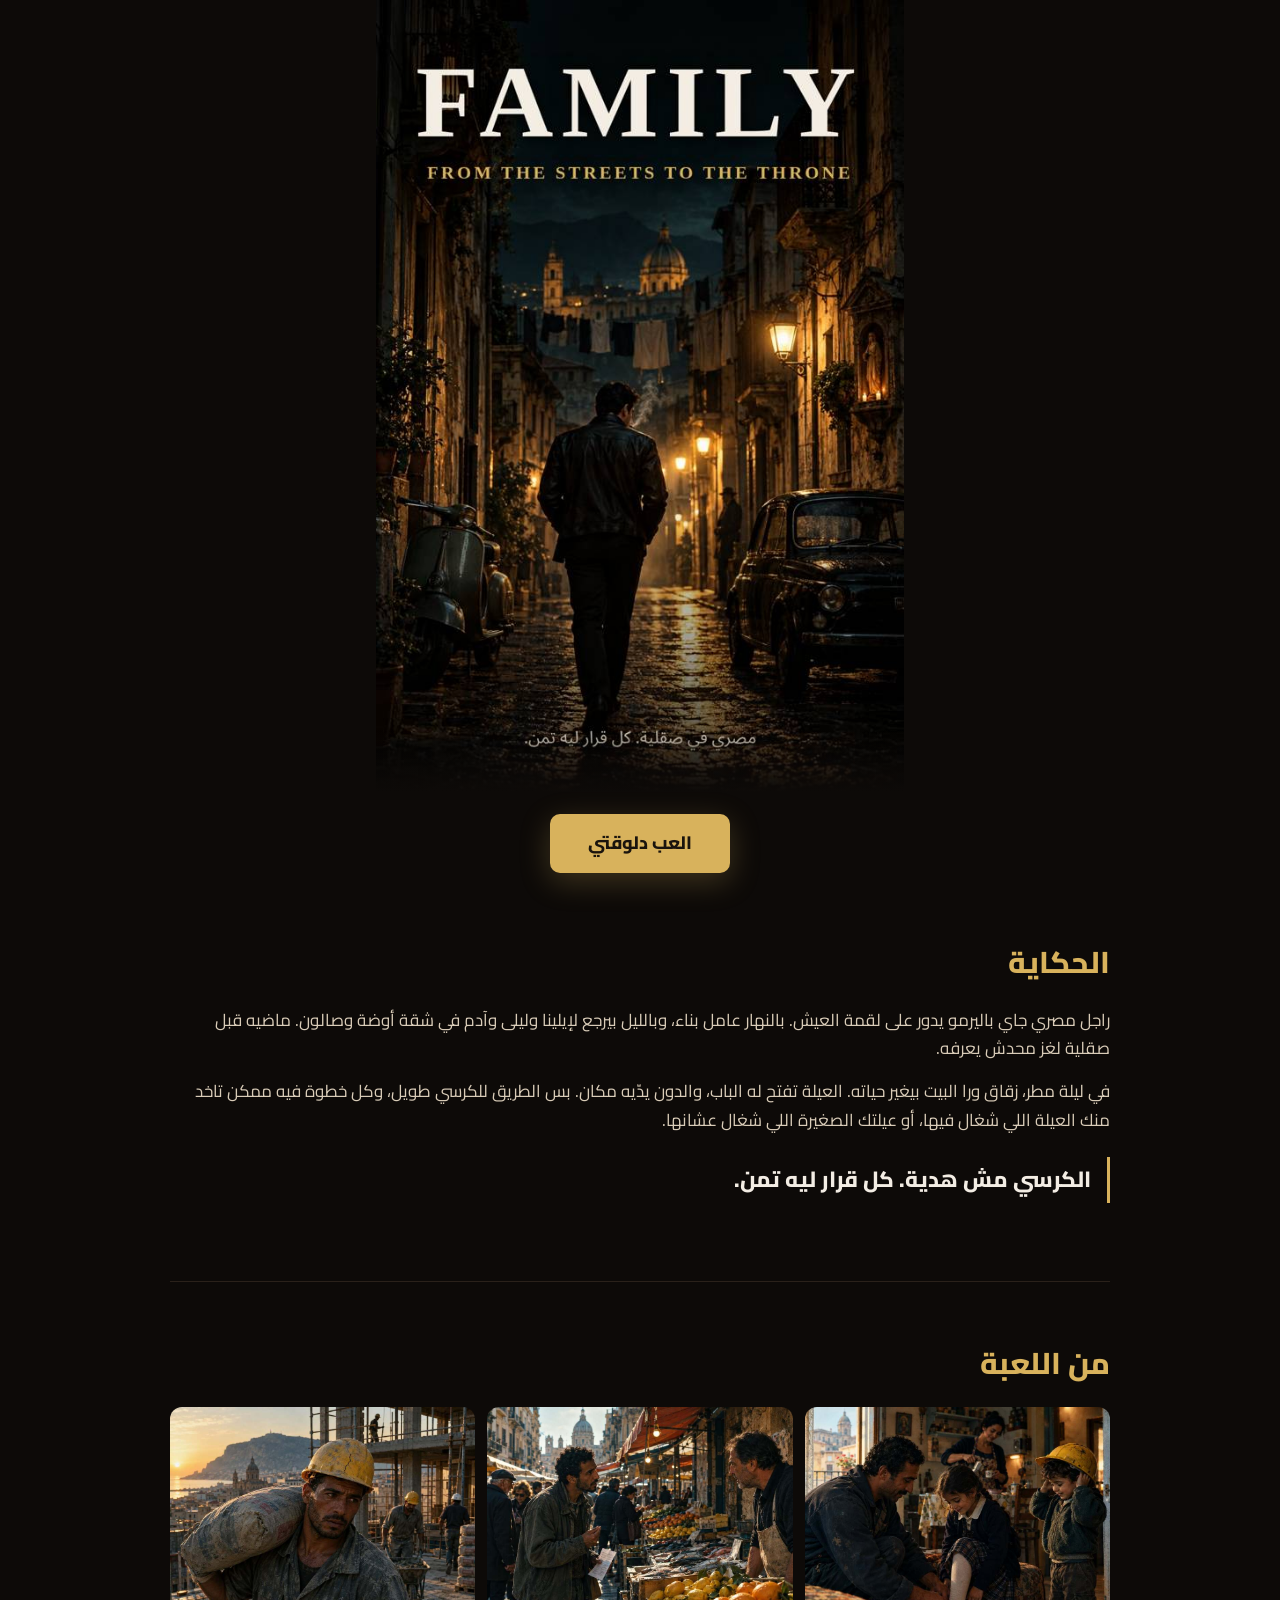
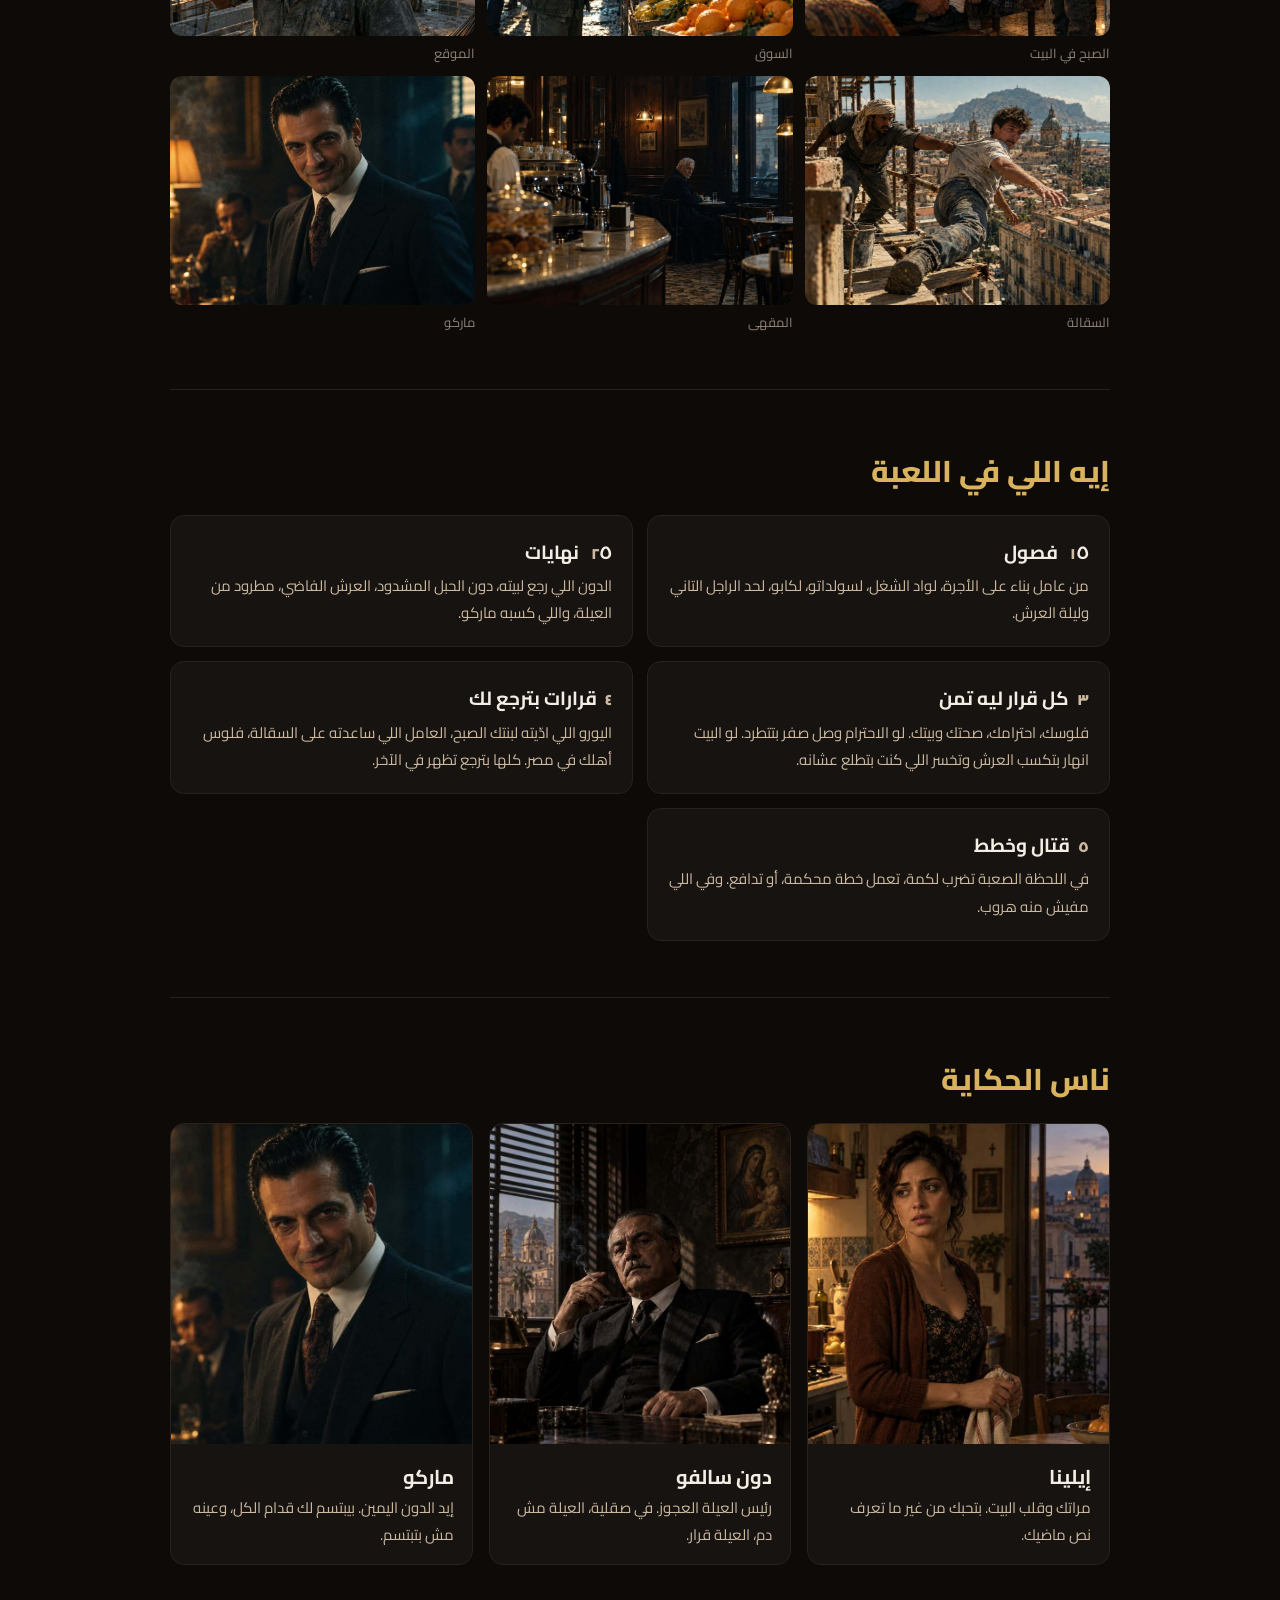
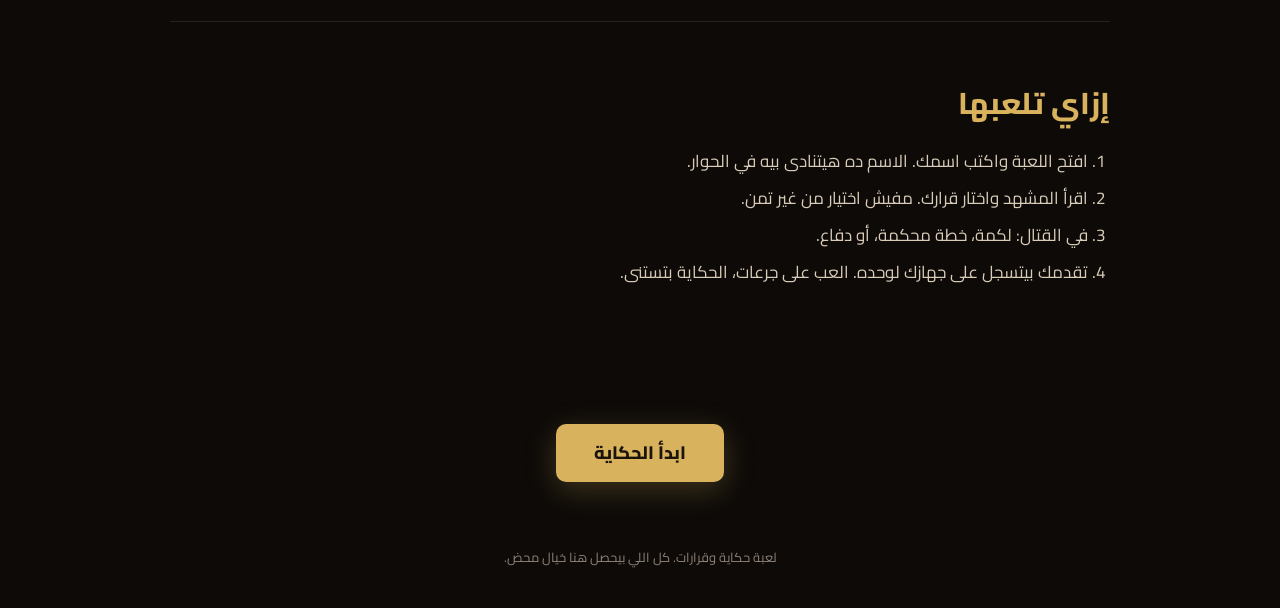
<file: index.html>
<!doctype html>
<html lang="ar" dir="rtl">
<head>
<meta charset="utf-8">
<meta name="viewport" content="width=device-width, initial-scale=1">
<title>FAMILY</title>
<meta name="description" content="مصري في صقلية. يومين شغل على السقالات، وليلة واحدة في زقاق ضلمة تغيّر كل حاجة.">
<meta property="og:title" content="FAMILY">
<meta property="og:description" content="لعبة قصص تفاعلية بالعربي. مصري في صقلية. مافيا. بيت. وكل قرار بيغير كل حاجة.">
<meta property="og:type" content="website"><meta property="og:url" content="https://family-game-eg.github.io/"><meta name="twitter:card" content="summary_large_image"><meta property="og:image" content="https://family-game-eg.github.io/cover.jpg">
<meta name="theme-color" content="#0d0a08">
<link rel="preconnect" href="https://fonts.googleapis.com"><link rel="preconnect" href="https://fonts.gstatic.com" crossorigin>
<link href="https://fonts.googleapis.com/css2?family=Cairo:wght@400;600;700;800;900&display=swap" rel="stylesheet">
<style>
*{box-sizing:border-box}
html,body{margin:0;background:#0d0a08;color:#f3ede4;font-family:'Cairo',system-ui,sans-serif;line-height:1.7}
a{color:inherit}
.hero{position:relative;height:min(150vw,88vh);background:#0d0a08 url(cover.jpg) center top/contain no-repeat;overflow:hidden}
.hero:after{content:"";position:absolute;inset:0;background:linear-gradient(180deg,rgba(13,10,8,0) 92%,#0d0a08 100%)}
.hero-in{position:relative;z-index:1;text-align:center;padding:0 20px 32px;max-width:640px}
.tag{color:#d8b25c;letter-spacing:.08em;font-size:14px;font-weight:600}
h1{font-size:clamp(40px,10vw,76px);line-height:1.15;margin:8px 0 12px;font-weight:900;color:#f3ede4;text-shadow:0 4px 30px rgba(0,0,0,.6)}
.sub{font-size:18px;color:#d9ccb8;margin:0 0 26px}
.btn{display:inline-block;background:#d8b25c;color:#1a140d;font-weight:800;font-size:18px;padding:14px 38px;border-radius:10px;text-decoration:none;box-shadow:0 8px 30px rgba(216,178,92,.25)}
.btn:active{transform:translateY(1px)}
main{max-width:980px;margin:0 auto;padding:0 20px}
section{padding:56px 0;border-top:1px solid #2a211a}
section:first-of-type{border-top:0}
h2{font-size:30px;color:#d8b25c;margin:0 0 18px;font-weight:800}
p{margin:0 0 14px;font-size:17px;color:#d9ccb8}
.key{border-inline-start:3px solid #d8b25c;padding:4px 16px;font-size:22px;font-weight:800;color:#f3ede4;margin:22px 0}
.shots{display:grid;grid-template-columns:1fr;gap:12px}
.shots img{width:100%;border-radius:12px;display:block;aspect-ratio:4/3;object-fit:cover}
.shots figure{margin:0}
.shots figcaption{font-size:13px;color:#8f8377;margin-top:6px}
.grid{display:grid;grid-template-columns:1fr;gap:14px}
.card{background:#171310;border:1px solid #2a211a;border-radius:14px;padding:20px}
.card b{display:block;font-size:19px;color:#f3ede4;margin-bottom:4px}
.card span{color:#cbb9a0;font-size:15px}
.num{color:#d8b25c;font-weight:900;font-size:22px;margin-inline-end:8px}
.people{display:grid;grid-template-columns:1fr;gap:16px}
.person{background:#171310;border:1px solid #2a211a;border-radius:14px;overflow:hidden}
.person img{width:100%;height:320px;object-fit:cover;object-position:top;display:block}
.person div{padding:16px 18px}
.person b{display:block;font-size:20px}
.person span{color:#cbb9a0;font-size:15px}
ol{padding-inline-start:22px;color:#d9ccb8;font-size:17px}
li{margin-bottom:8px}
.cta{text-align:center;padding:64px 0}
footer{text-align:center;color:#8f8377;font-size:13px;padding:0 20px 40px}
.herocta{text-align:center;padding:22px 0 8px}
@media(min-width:720px){.shots{grid-template-columns:repeat(3,1fr)}.grid{grid-template-columns:1fr 1fr}.people{grid-template-columns:repeat(3,1fr)}}
</style>
</head>
<body>
<header class="hero" role="img" aria-label="FAMILY"><h1 style="position:absolute;width:1px;height:1px;overflow:hidden;clip:rect(0 0 0 0)">FAMILY</h1></header>
<div class="herocta"><a class="btn" href="game.html">العب دلوقتي</a></div>
<main>
<section>
<h2>الحكاية</h2>
<p>راجل مصري جاي باليرمو يدور على لقمة العيش. بالنهار عامل بناء، وبالليل بيرجع لإيلينا وليلى وآدم في شقة أوضة وصالون. ماضيه قبل صقلية لغز محدش يعرفه.</p>
<p>في ليلة مطر، زقاق ورا البيت بيغير حياته. العيلة تفتح له الباب، والدون يدّيه مكان. بس الطريق للكرسي طويل، وكل خطوة فيه ممكن تاخد منك العيلة اللي شغال فيها، أو عيلتك الصغيرة اللي شغال عشانها.</p>
<div class="key">الكرسي مش هدية. كل قرار ليه تمن.</div>
</section>
<section>
<h2>من اللعبة</h2>
<div class="shots">
<figure><img src="family.jpg" alt="الأب بيربط جزمة بنته وابنه لابس خوذة العمل وإيلينا بتعمل قهوة" loading="lazy"><figcaption>الصبح في البيت</figcaption></figure>
<figure><img src="market.jpg" alt="سوق باليرمو، الراجل بيفاصل بياع برتقال" loading="lazy"><figcaption>السوق</figcaption></figure>
<figure><img src="site.jpg" alt="عامل بناء بشيكارة أسمنت في موقع قبل الشروق" loading="lazy"><figcaption>الموقع</figcaption></figure>
<figure><img src="scaffold.jpg" alt="على السقالة، الراجل بيمسك زميله قبل ما يقع" loading="lazy"><figcaption>السقالة</figcaption></figure>
<figure><img src="cafe.jpg" alt="مقهى قديم في باليرمو بالليل" loading="lazy"><figcaption>المقهى</figcaption></figure>
<figure><img src="marco.jpg" alt="ماركو" loading="lazy"><figcaption>ماركو</figcaption></figure>
</div>
</section>
<section>
<h2>إيه اللي في اللعبة</h2>
<div class="grid">
<div class="card"><b><span class="num">١</span>٥ فصول</b><span>من عامل بناء على الأجرة، لواد الشغل، لسولداتو، لكابو، لحد الراجل التاني وليلة العرش.</span></div>
<div class="card"><b><span class="num">٢</span>٥ نهايات</b><span>الدون اللي رجع لبيته، دون الحبل المشدود، العرش الفاضي، مطرود من العيلة، واللي كسبه ماركو.</span></div>
<div class="card"><b><span class="num">٣</span>كل قرار ليه تمن</b><span>فلوسك، احترامك، صحتك وبيتك. لو الاحترام وصل صفر بتتطرد. لو البيت انهار بتكسب العرش وتخسر اللي كنت بتطلع عشانه.</span></div>
<div class="card"><b><span class="num">٤</span>قرارات بترجع لك</b><span>اليورو اللي ادّيته لبنتك الصبح، العامل اللي ساعدته على السقالة، فلوس أهلك في مصر. كلها بترجع تظهر في الآخر.</span></div>
<div class="card"><b><span class="num">٥</span>قتال وخطط</b><span>في اللحظة الصعبة تضرب لكمة، تعمل خطة محكمة، أو تدافع. وفي اللي مفيش منه هروب.</span></div>
</div>
</section>
<section>
<h2>ناس الحكاية</h2>
<div class="people">
<div class="person"><img src="wife.jpg" alt="إيلينا" loading="lazy"><div><b>إيلينا</b><span>مراتك وقلب البيت. بتحبك من غير ما تعرف نص ماضيك.</span></div></div>
<div class="person"><img src="don.jpg" alt="دون سالفو" loading="lazy"><div><b>دون سالفو</b><span>رئيس العيلة العجوز. في صقلية، العيلة مش دم، العيلة قرار.</span></div></div>
<div class="person"><img src="marco.jpg" alt="ماركو" loading="lazy"><div><b>ماركو</b><span>إيد الدون اليمين. بيبتسم لك قدام الكل، وعينه مش بتبتسم.</span></div></div>
</div>
</section>
<section>
<h2>إزاي تلعبها</h2>
<ol>
<li>افتح اللعبة واكتب اسمك. الاسم ده هيتنادى بيه في الحوار.</li>
<li>اقرأ المشهد واختار قرارك. مفيش اختيار من غير تمن.</li>
<li>في القتال: لكمة، خطة محكمة، أو دفاع.</li>
<li>تقدمك بيتسجل على جهازك لوحده. العب على جرعات، الحكاية بتستنى.</li>
</ol>
</section>
<div class="cta"><a class="btn" href="game.html">ابدأ الحكاية</a></div>
</main>
<footer>لعبة حكاية وقرارات. كل اللي بيحصل هنا خيال محض.</footer>
</body>
</html>
</file>
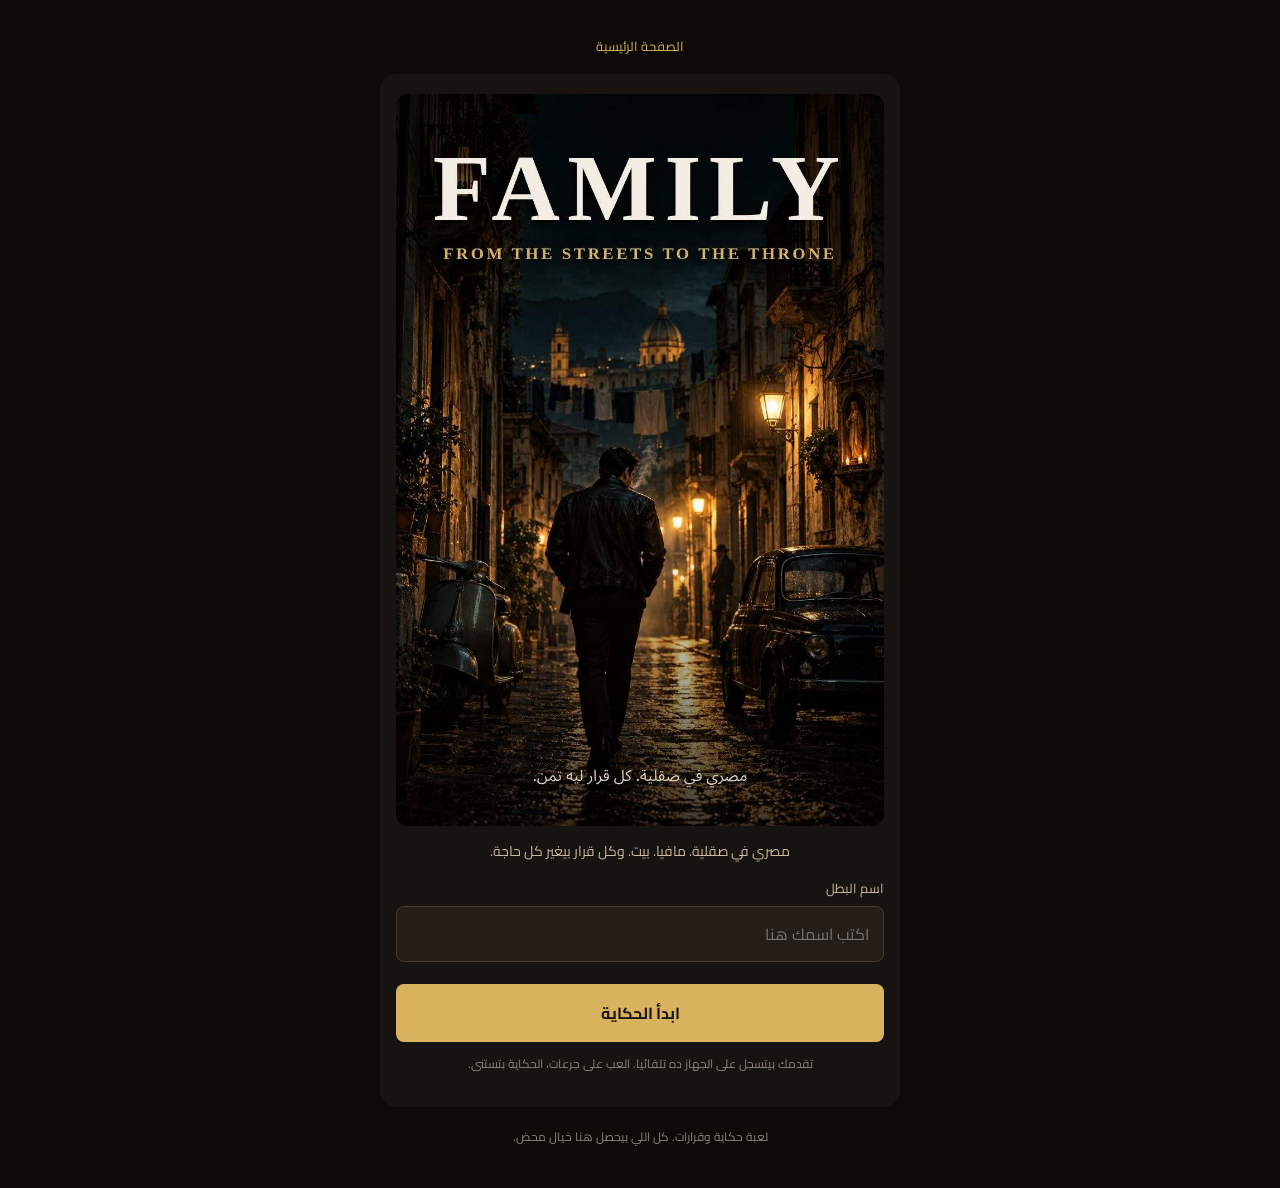
<file: game.html>
<!doctype html>
<html lang="ar" dir="rtl">
<head>
<meta charset="utf-8">
<meta name="viewport" content="width=device-width, initial-scale=1">
<title>FAMILY</title>
<meta name="description" content="لعبة قصص تفاعلية بالعربي. مصري في صقلية بيوصل من الشارع لعرش المافيا.">
<meta property="og:title" content="FAMILY">
<meta property="og:description" content="مصري في صقلية. مافيا. بيت. وكل قرار بيغير كل حاجة.">
<meta property="og:image" content="https://family-game-eg.github.io/cover.jpg">
<link rel="preconnect" href="https://fonts.googleapis.com"><link rel="preconnect" href="https://fonts.gstatic.com" crossorigin>
<link href="https://fonts.googleapis.com/css2?family=Cairo:wght@400;600;700;800&display=swap" rel="stylesheet">
<link rel="stylesheet" href="game.css">
<style>
html,body{margin:0;background:#0d0a08;color:#f3ede4;font-family:'Cairo',system-ui,sans-serif}
.wrap{max-width:520px;margin:0 auto;padding:12px 12px 40px}
.top{text-align:center;padding:18px 0 6px}
.top a{color:#d8b25c;text-decoration:none;font-size:13px}
.top h1{font-size:26px;margin:6px 0 2px;color:#d8b25c}
.foot{text-align:center;color:#8f8377;font-size:12px;margin-top:18px}
button,input{font-family:inherit}
</style>
</head>
<body>
<div class="wrap">
<div class="top"><a href="./">الصفحة الرئيسية</a></div>
<div id="root"></div>
<div class="foot">لعبة حكاية وقرارات. كل اللي بيحصل هنا خيال محض.</div>
</div>
<script src="game.js"></script>
</body>
</html>
</file>
<file: game.css>
/* لعبة عيلة: ستايل اللعبة جوه كارت الملف */
.eila-panel { background: #171310; color: #f3ede4; border-radius: 16px; padding: 20px 16px; margin: 8px 0; }
.eila-hero { width: 100%; border-radius: 12px; display: block; margin-bottom: 14px; max-height: 300px; object-fit: cover; }
.eila-hero-wide { max-height: 200px; }
.eila-title { font-size: 44px; font-weight: 800; text-align: center; color: #d8b25c; margin: 4px 0 6px; }
.eila-ending-title { font-size: 28px; font-weight: 800; text-align: center; color: #d8b25c; margin: 6px 0 10px; }
.eila-tag { text-align: center; color: #cbb9a0; font-size: 14px; line-height: 22px; margin: 6px 0 14px; }
.eila-label { display: block; font-size: 13px; color: #cbb9a0; margin-bottom: 6px; }
.eila-input { width: 100%; box-sizing: border-box; background: #241d18; color: #f3ede4; border: 1px solid #4a3d30; border-radius: 8px; padding: 12px 14px; font-size: 16px; margin-bottom: 12px; }
.eila-btn { display: block; width: 100%; background: #d8b25c; color: #1a140d; border: 0; border-radius: 8px; padding: 14px; font-size: 16px; font-weight: 700; margin: 10px 0; cursor: pointer; min-height: 48px; }
.eila-btn:disabled { opacity: 0.5; }
.eila-btn2 { display: block; width: 100%; background: transparent; color: #d8b25c; border: 1px solid #d8b25c; border-radius: 8px; padding: 12px; font-size: 15px; margin: 8px 0; cursor: pointer; min-height: 44px; }
.eila-danger { color: #ff8a8a; border-color: #ff8a8a; }
.eila-confirm { background: #241d18; border-radius: 8px; padding: 12px; margin: 8px 0; }
.eila-confirm p { margin: 0 0 8px; font-size: 14px; }
.eila-saved { font-size: 12px; color: #8f8377; text-align: center; }
.eila-hint { font-size: 12px; color: #8f8377; text-align: center; margin-top: 10px; }
.eila-stats { display: flex; flex-wrap: wrap; gap: 6px; margin-bottom: 12px; }
.eila-rank { background: #d8b25c; color: #1a140d; font-weight: 700; font-size: 12px; border-radius: 20px; padding: 4px 10px; }
.eila-stat { background: #241d18; font-size: 12px; border-radius: 20px; padding: 4px 10px; color: #cbb9a0; }
.eila-stat b { color: #f3ede4; }
.eila-deltas { display: flex; flex-wrap: wrap; gap: 6px; margin-bottom: 12px; }
.eila-chip { font-size: 12px; border-radius: 20px; padding: 4px 10px; font-weight: 700; }
.eila-up { background: #1e3a2a; color: #7fd6a4; }
.eila-down { background: #3a1e22; color: #ff8a8a; }
.eila-chapter { font-size: 12px; color: #d8b25c; letter-spacing: 1px; margin-bottom: 4px; }
.eila-h2 { font-size: 22px; font-weight: 800; margin: 0 0 12px; color: #f3ede4; }
.eila-lines { margin-bottom: 14px; }
.eila-line { background: #241d18; border-radius: 10px; padding: 10px 12px; font-size: 14px; line-height: 23px; margin: 0 0 8px; }
.eila-who { display: block; font-size: 12px; font-weight: 700; color: #d8b25c; margin-bottom: 2px; }
.eila-choices { margin-top: 6px; }
.eila-choice { display: block; width: 100%; text-align: start; background: #2b221b; color: #f3ede4; border: 1px solid #4a3d30; border-radius: 10px; padding: 14px; font-size: 15px; font-weight: 600; margin-bottom: 10px; cursor: pointer; min-height: 48px; }
.eila-choice small { display: block; color: #cbb9a0; font-weight: 400; font-size: 12px; margin-top: 4px; }
.eila-choice:active { background: #3a2d22; }
.eila-bar { display: flex; align-items: center; gap: 8px; font-size: 12px; color: #cbb9a0; margin-bottom: 8px; }
.eila-bar span { min-width: 44px; }
.eila-bar b { min-width: 30px; text-align: end; }
.eila-bar-track { flex: 1; background: #2b221b; border-radius: 6px; height: 10px; overflow: hidden; }
.eila-bar-fill { background: #7fd6a4; height: 100%; border-radius: 6px; }
.eila-bar-enemy { background: #ff8a8a; }
.eila-log { background: #1e1814; border-radius: 10px; padding: 10px 12px; margin: 10px 0; min-height: 60px; }
.eila-log p { font-size: 13px; line-height: 21px; margin: 0 0 4px; color: #e8ddcd; }
.eila-fight-grid { display: grid; grid-template-columns: 1fr 1fr; gap: 8px; }
.eila-fight-grid .eila-btn, .eila-fight-grid .eila-btn2 { margin: 0; }
.eila-flee-note { font-size: 12px; color: #8f8377; align-self: center; text-align: center; }
.eila-hero-title{max-height:none;object-fit:contain;height:auto}
</file>
